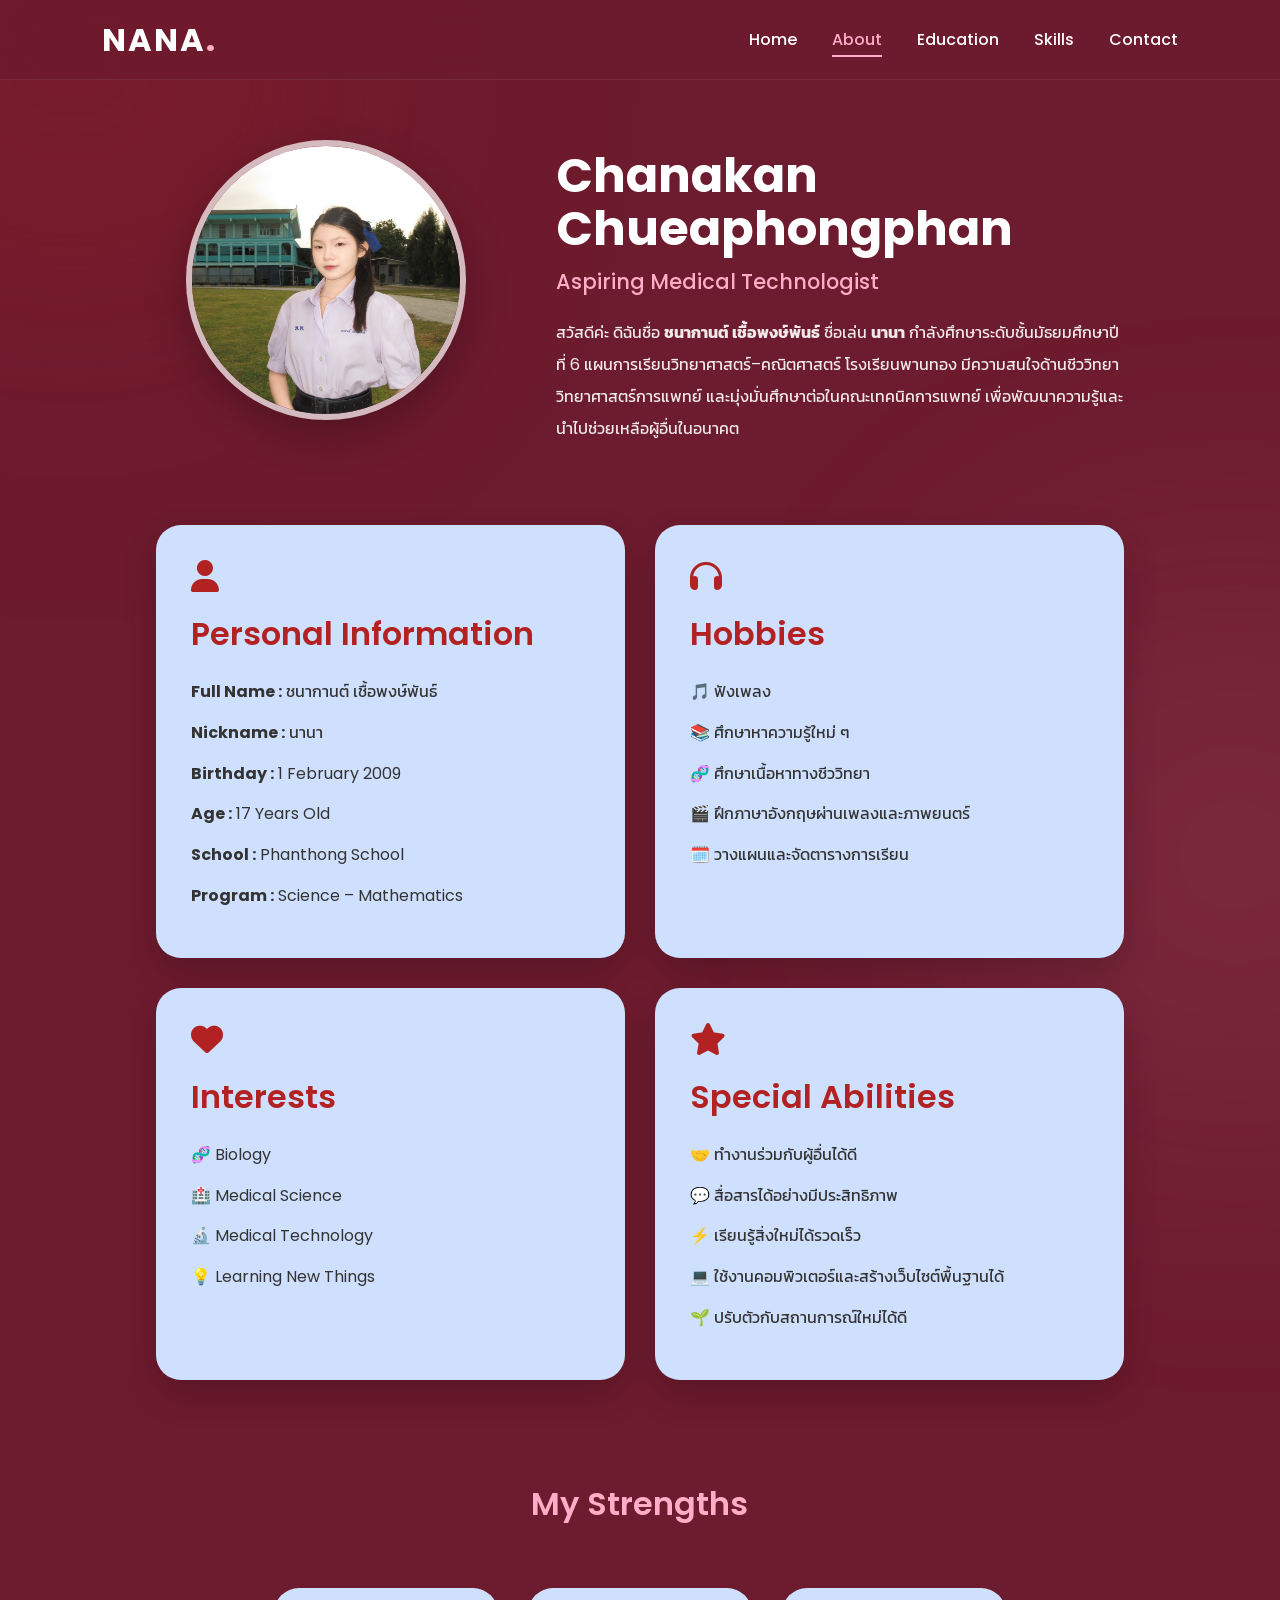
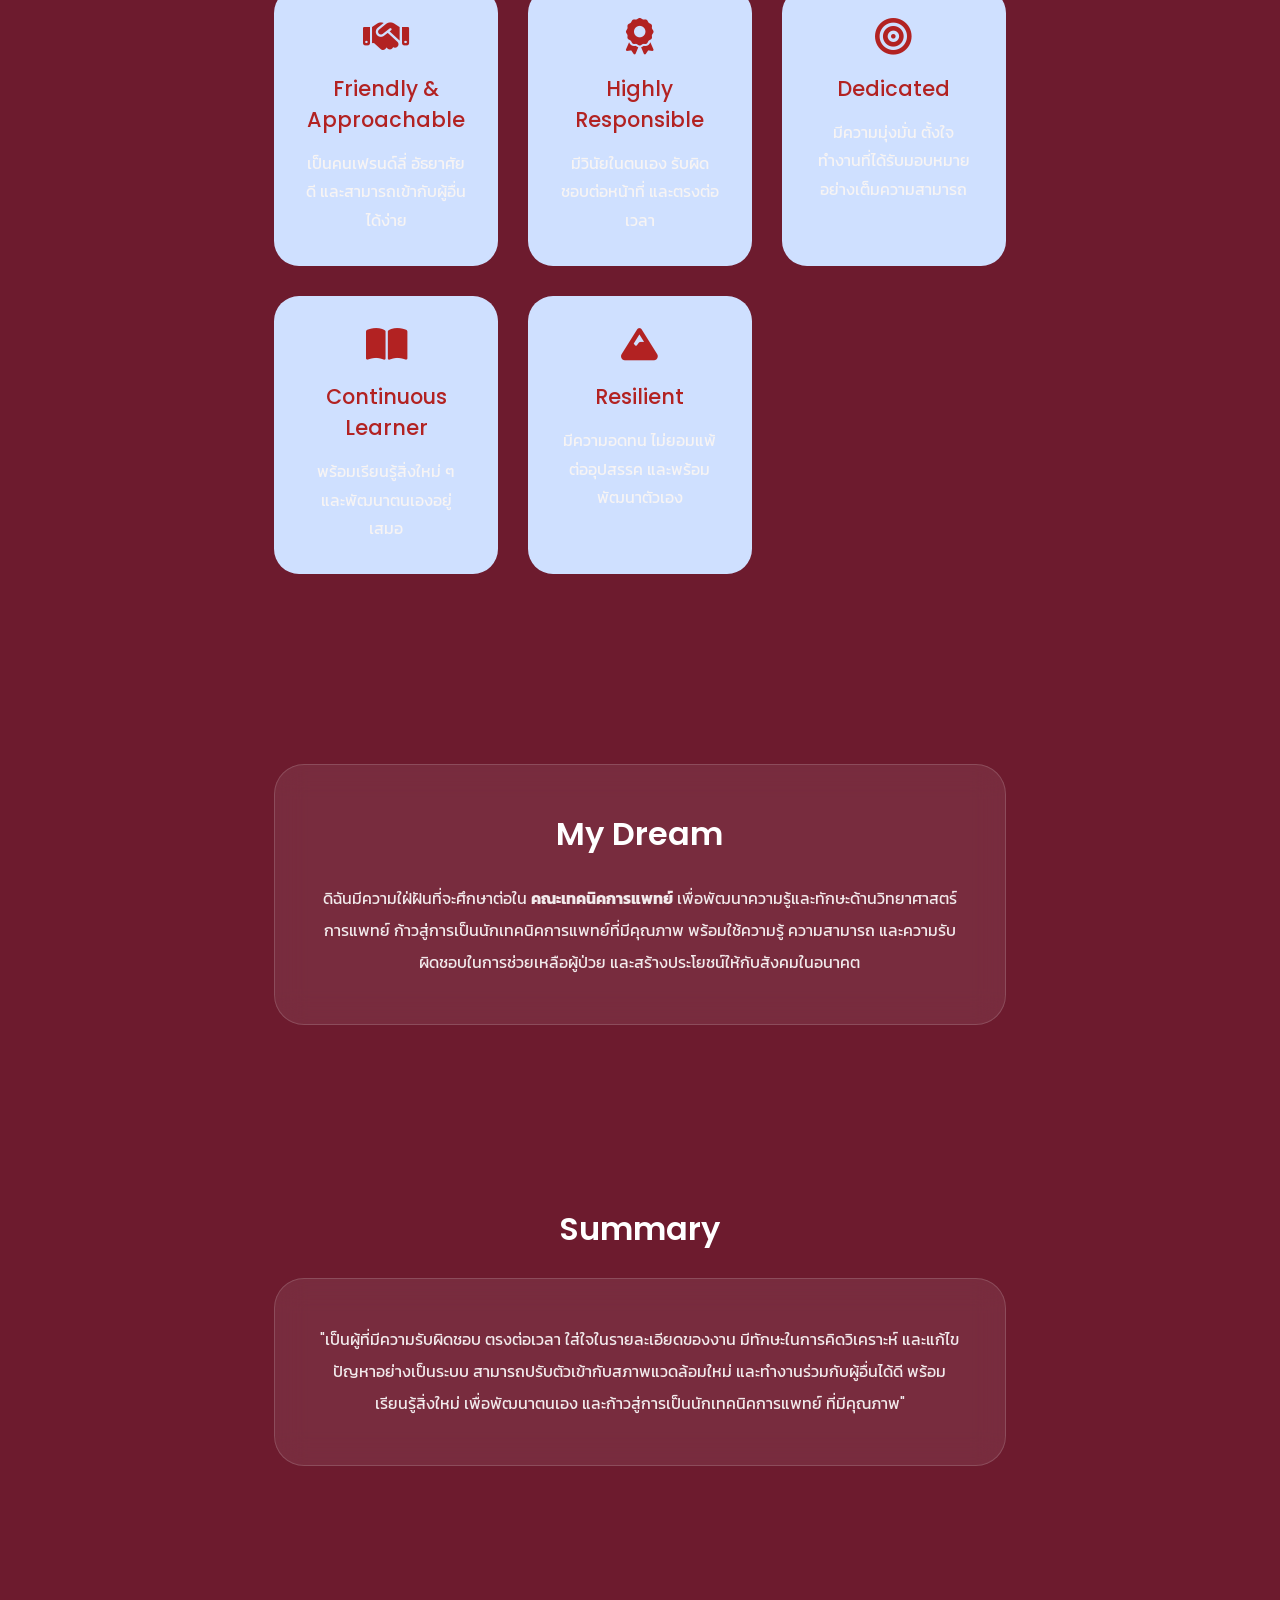
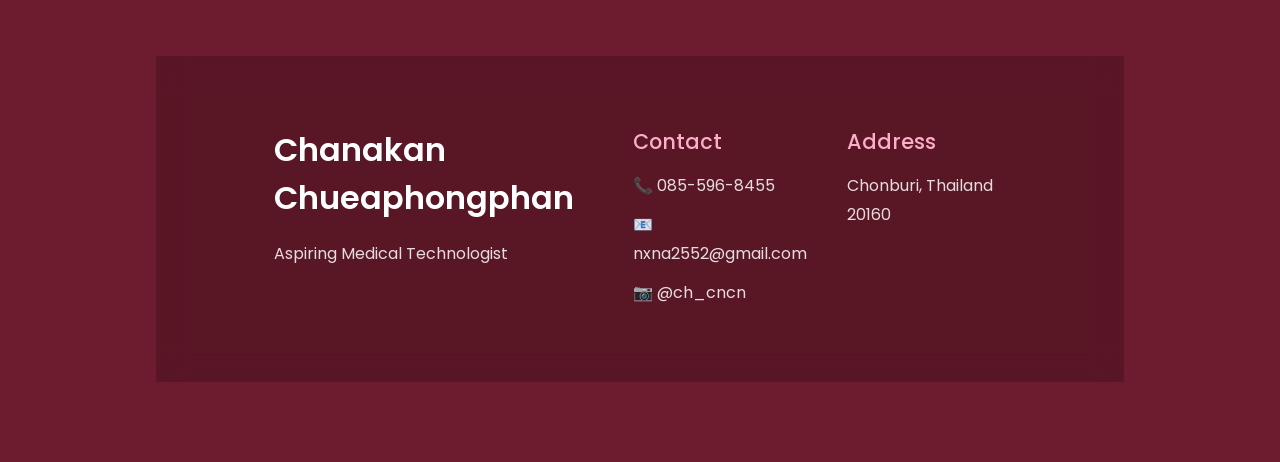
<file: about.html>
<!DOCTYPE html>
<html lang="th">

<head>

<meta charset="UTF-8">

<meta name="viewport"
content="width=device-width, initial-scale=1.0">

<title>About | Chanakan Chueaphongphan</title>

<link rel="preconnect"
href="https://fonts.googleapis.com">

<link rel="preconnect"
href="https://fonts.gstatic.com"
crossorigin>

<link href="https://fonts.googleapis.com/css2?family=Kanit:wght@300;400;500;600;700&display=swap"
rel="stylesheet">

<link rel="stylesheet"
href="https://cdnjs.cloudflare.com/ajax/libs/font-awesome/6.7.2/css/all.min.css">

<link rel="stylesheet"
href="style.css">

</head>

<body>

<header>

<a href="index.html"
class="logo">

NANA<span>.</span>

</a>

<nav>

<ul>

<li><a href="index.html">Home</a></li>

<li><a href="about.html"
class="active">About</a></li>

<li><a href="education.html">Education</a></li>

<li><a href="skills.html">Skills</a></li>

<li><a href="contact.html">Contact</a></li>

</ul>

</nav>

</header>

<section class="about-page">

<div class="container">

<div class="about-top">

<div class="about-image">

<img src="images/MEITU_20260718_194847709.jpg".jpg"
alt="Profile">

</div>

<div class="about-intro">

<h1>

Chanakan
Chueaphongphan

</h1>

<h3>

Aspiring Medical Technologist

</h3>

<p>

สวัสดีค่ะ ดิฉันชื่อ
<strong>ชนากานต์ เชื้อพงษ์พันธ์</strong>
ชื่อเล่น <strong>นานา</strong>
กำลังศึกษาระดับชั้นมัธยมศึกษาปีที่ 6
แผนการเรียนวิทยาศาสตร์–คณิตศาสตร์
โรงเรียนพานทอง
มีความสนใจด้านชีววิทยา
วิทยาศาสตร์การแพทย์
และมุ่งมั่นศึกษาต่อในคณะเทคนิคการแพทย์
เพื่อพัฒนาความรู้และนำไปช่วยเหลือผู้อื่นในอนาคต

</p>

</div>

</div>
<!-- =========================================
        PERSONAL INFORMATION
========================================= -->

<div class="about-grid">

    <!-- Personal Information -->
    <div class="about-card">

        <i class="fa-solid fa-user"></i>

        <h2>Personal Information</h2>

        <ul>

            <li><strong>Full Name :</strong> ชนากานต์ เชื้อพงษ์พันธ์</li>

            <li><strong>Nickname :</strong> นานา</li>

            <li><strong>Birthday :</strong> 1 February 2009</li>

            <li><strong>Age :</strong> 17 Years Old</li>

            <li><strong>School :</strong> Phanthong School</li>

            <li><strong>Program :</strong> Science – Mathematics</li>

        </ul>

    </div>

    <!-- Hobby -->
    <div class="about-card">

        <i class="fa-solid fa-headphones"></i>

        <h2>Hobbies</h2>

        <ul>

            <li>🎵 ฟังเพลง</li>

            <li>📚 ศึกษาหาความรู้ใหม่ ๆ</li>

            <li>🧬 ศึกษาเนื้อหาทางชีววิทยา</li>

            <li>🎬 ฝึกภาษาอังกฤษผ่านเพลงและภาพยนตร์</li>

            <li>🗓️ วางแผนและจัดตารางการเรียน</li>

        </ul>

    </div>

    <!-- Interest -->
    <div class="about-card">

        <i class="fa-solid fa-heart"></i>

        <h2>Interests</h2>

        <ul>

            <li>🧬 Biology</li>

            <li>🏥 Medical Science</li>

            <li>🔬 Medical Technology</li>

            <li>💡 Learning New Things</li>

        </ul>

    </div>

    <!-- Special Abilities -->
    <div class="about-card">

        <i class="fa-solid fa-star"></i>

        <h2>Special Abilities</h2>

        <ul>

            <li>🤝 ทำงานร่วมกับผู้อื่นได้ดี</li>

            <li>💬 สื่อสารได้อย่างมีประสิทธิภาพ</li>

            <li>⚡ เรียนรู้สิ่งใหม่ได้รวดเร็ว</li>

            <li>💻 ใช้งานคอมพิวเตอร์และสร้างเว็บไซต์พื้นฐานได้</li>

            <li>🌱 ปรับตัวกับสถานการณ์ใหม่ได้ดี</li>

        </ul>

    </div>

</div>
<!-- =========================================
                MY STRENGTHS
========================================= -->

<section class="strength-section">

    <div class="container">

        <h2 class="section-title">My Strengths</h2>

        <div class="strength-grid">

            <div class="strength-card">
                <i class="fa-solid fa-handshake"></i>
                <h3>Friendly & Approachable</h3>
                <p>
                    เป็นคนเฟรนด์ลี่ อัธยาศัยดี
                    และสามารถเข้ากับผู้อื่นได้ง่าย
                </p>
            </div>

            <div class="strength-card">
                <i class="fa-solid fa-award"></i>
                <h3>Highly Responsible</h3>
                <p>
                    มีวินัยในตนเอง
                    รับผิดชอบต่อหน้าที่
                    และตรงต่อเวลา
                </p>
            </div>

            <div class="strength-card">
                <i class="fa-solid fa-bullseye"></i>
                <h3>Dedicated</h3>
                <p>
                    มีความมุ่งมั่น
                    ตั้งใจทำงานที่ได้รับมอบหมาย
                    อย่างเต็มความสามารถ
                </p>
            </div>

            <div class="strength-card">
                <i class="fa-solid fa-book-open"></i>
                <h3>Continuous Learner</h3>
                <p>
                    พร้อมเรียนรู้สิ่งใหม่ ๆ
                    และพัฒนาตนเองอยู่เสมอ
                </p>
            </div>

            <div class="strength-card">
                <i class="fa-solid fa-mountain"></i>
                <h3>Resilient</h3>
                <p>
                    มีความอดทน
                    ไม่ยอมแพ้ต่ออุปสรรค
                    และพร้อมพัฒนาตัวเอง
                </p>
            </div>

        </div>

    </div>

</section>

<!-- =========================================
                MY DREAM
========================================= -->

<section class="dream-section">

    <div class="container">

        <div class="dream-box">

            <h2>My Dream</h2>

            <p>

                ดิฉันมีความใฝ่ฝันที่จะศึกษาต่อใน
                <strong>คณะเทคนิคการแพทย์</strong>
                เพื่อพัฒนาความรู้และทักษะด้านวิทยาศาสตร์การแพทย์
                ก้าวสู่การเป็นนักเทคนิคการแพทย์ที่มีคุณภาพ
                พร้อมใช้ความรู้ ความสามารถ
                และความรับผิดชอบในการช่วยเหลือผู้ป่วย
                และสร้างประโยชน์ให้กับสังคมในอนาคต

            </p>

        </div>

    </div>

</section>

<!-- =========================================
                SUMMARY
========================================= -->

<section class="summary-section">

    <div class="container">

        <h2 class="section-title">

            Summary

        </h2>

        <div class="summary-box">

            <p>

                "เป็นผู้ที่มีความรับผิดชอบ ตรงต่อเวลา
                ใส่ใจในรายละเอียดของงาน
                มีทักษะในการคิดวิเคราะห์
                และแก้ไขปัญหาอย่างเป็นระบบ
                สามารถปรับตัวเข้ากับสภาพแวดล้อมใหม่
                และทำงานร่วมกับผู้อื่นได้ดี
                พร้อมเรียนรู้สิ่งใหม่
                เพื่อพัฒนาตนเอง
                และก้าวสู่การเป็นนักเทคนิคการแพทย์
                ที่มีคุณภาพ"

            </p>

        </div>

    </div>

</section>

<!-- =========================================
                FOOTER
========================================= -->

<footer class="footer">

    <div class="container">

        <div class="footer-content">

            <div class="footer-box">

                <h2>Chanakan Chueaphongphan</h2>

                <p>

                    Aspiring Medical Technologist

                </p>

            </div>

            <div class="footer-box">

                <h3>Contact</h3>

                <p>📞 085-596-8455</p>

                <p>📧 nxna2552@gmail.com</p>

                <p>📷 @ch_cncn</p>

            </div>

            <div class="footer-box">

                <h3>Address</h3>

                <p>

                    Chonburi, Thailand 20160

                </p>

            </div>

        </div>

    </div>

</footer>

</body>

</html>
</file>
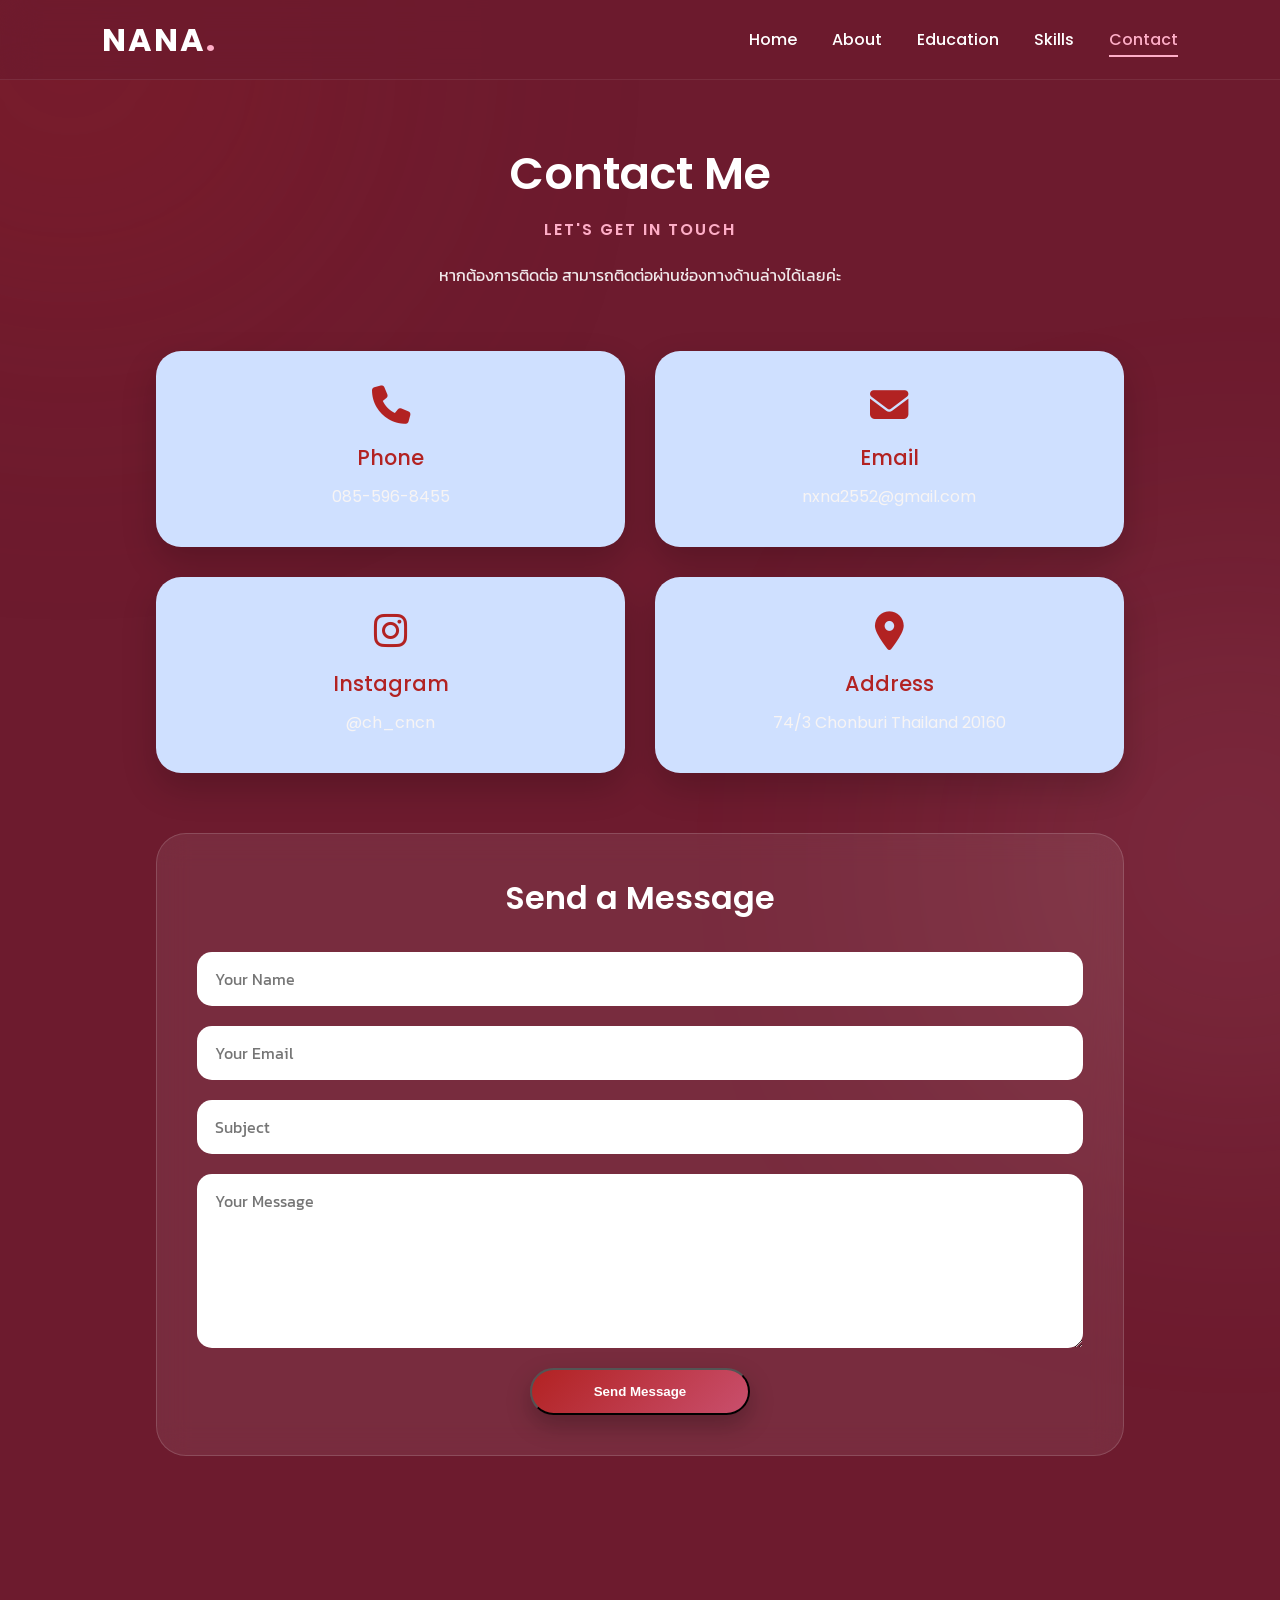
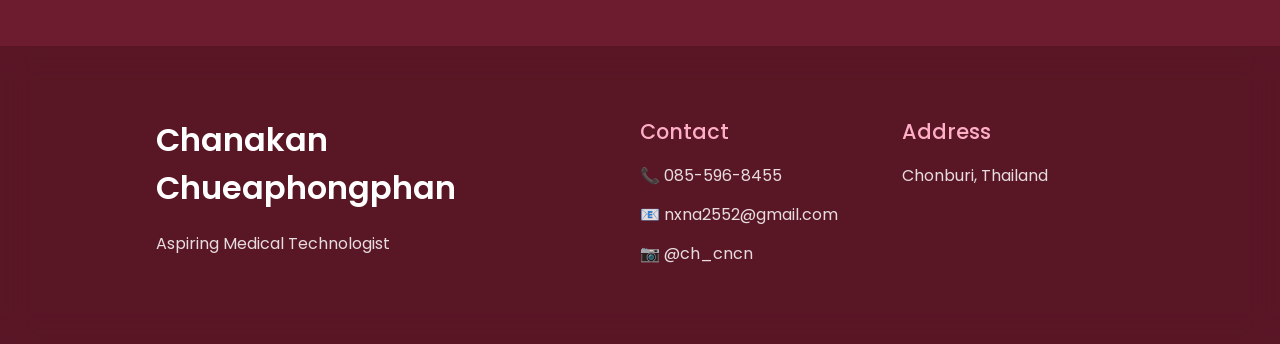
<file: contact.html>
<!DOCTYPE html>
<html lang="th">

<head>

<meta charset="UTF-8">

<meta name="viewport" content="width=device-width, initial-scale=1.0">

<title>Contact | Chanakan Chueaphongphan</title>

<link rel="preconnect" href="https://fonts.googleapis.com">

<link rel="preconnect" href="https://fonts.gstatic.com" crossorigin>

<link href="https://fonts.googleapis.com/css2?family=Kanit:wght@300;400;500;600;700&display=swap"
rel="stylesheet">

<link rel="stylesheet"
href="https://cdnjs.cloudflare.com/ajax/libs/font-awesome/6.7.2/css/all.min.css">

<link rel="stylesheet"
href="style.css">

</head>

<body>

<header>

<a href="index.html" class="logo">

NANA<span>.</span>

</a>

<nav>

<ul>

<li><a href="index.html">Home</a></li>

<li><a href="about.html">About</a></li>

<li><a href="education.html">Education</a></li>

<li><a href="skills.html">Skills</a></li>

<li><a href="contact.html" class="active">Contact</a></li>

</ul>

</nav>

</header>

<section class="contact-page">

<div class="container">

<div class="section-title">

<h2>Contact Me</h2>

<span>Let's Get In Touch</span>

<p>

หากต้องการติดต่อ สามารถติดต่อผ่านช่องทางด้านล่างได้เลยค่ะ

</p>

</div>

<div class="contact-grid">

<div class="contact-card">

<i class="fa-solid fa-phone"></i>

<h3>Phone</h3>

<p>085-596-8455</p>

</div>

<div class="contact-card">

<i class="fa-solid fa-envelope"></i>

<h3>Email</h3>

<p>

nxna2552@gmail.com

</p>

</div>

<div class="contact-card">

<i class="fa-brands fa-instagram"></i>

<h3>Instagram</h3>

<p>

@ch_cncn

</p>

</div>

<div class="contact-card">

<i class="fa-solid fa-location-dot"></i>

<h3>Address</h3>

<p>

74/3 Chonburi

Thailand 20160

</p>

</div>

</div>

<!-- Contact Form -->

<div class="contact-form">

<h2>

Send a Message

</h2>

<form>

<input
type="text"
placeholder="Your Name">

<input
type="email"
placeholder="Your Email">

<input
type="text"
placeholder="Subject">

<textarea
rows="6"
placeholder="Your Message"></textarea>

<button
type="submit"
class="btn">

Send Message

</button>

</form>

</div>

</div>

</section>

<footer class="footer">

<div class="container">

<div class="footer-content">

<div class="footer-box">

<h2>

Chanakan Chueaphongphan

</h2>

<p>

Aspiring Medical Technologist

</p>

</div>

<div class="footer-box">

<h3>

Contact

</h3>

<p>📞 085-596-8455</p>

<p>📧 nxna2552@gmail.com</p>

<p>📷 @ch_cncn</p>

</div>

<div class="footer-box">

<h3>

Address

</h3>

<p>

Chonburi, Thailand

</p>

</div>

</div>

</div>

</footer>

</body>

</html>
</file>
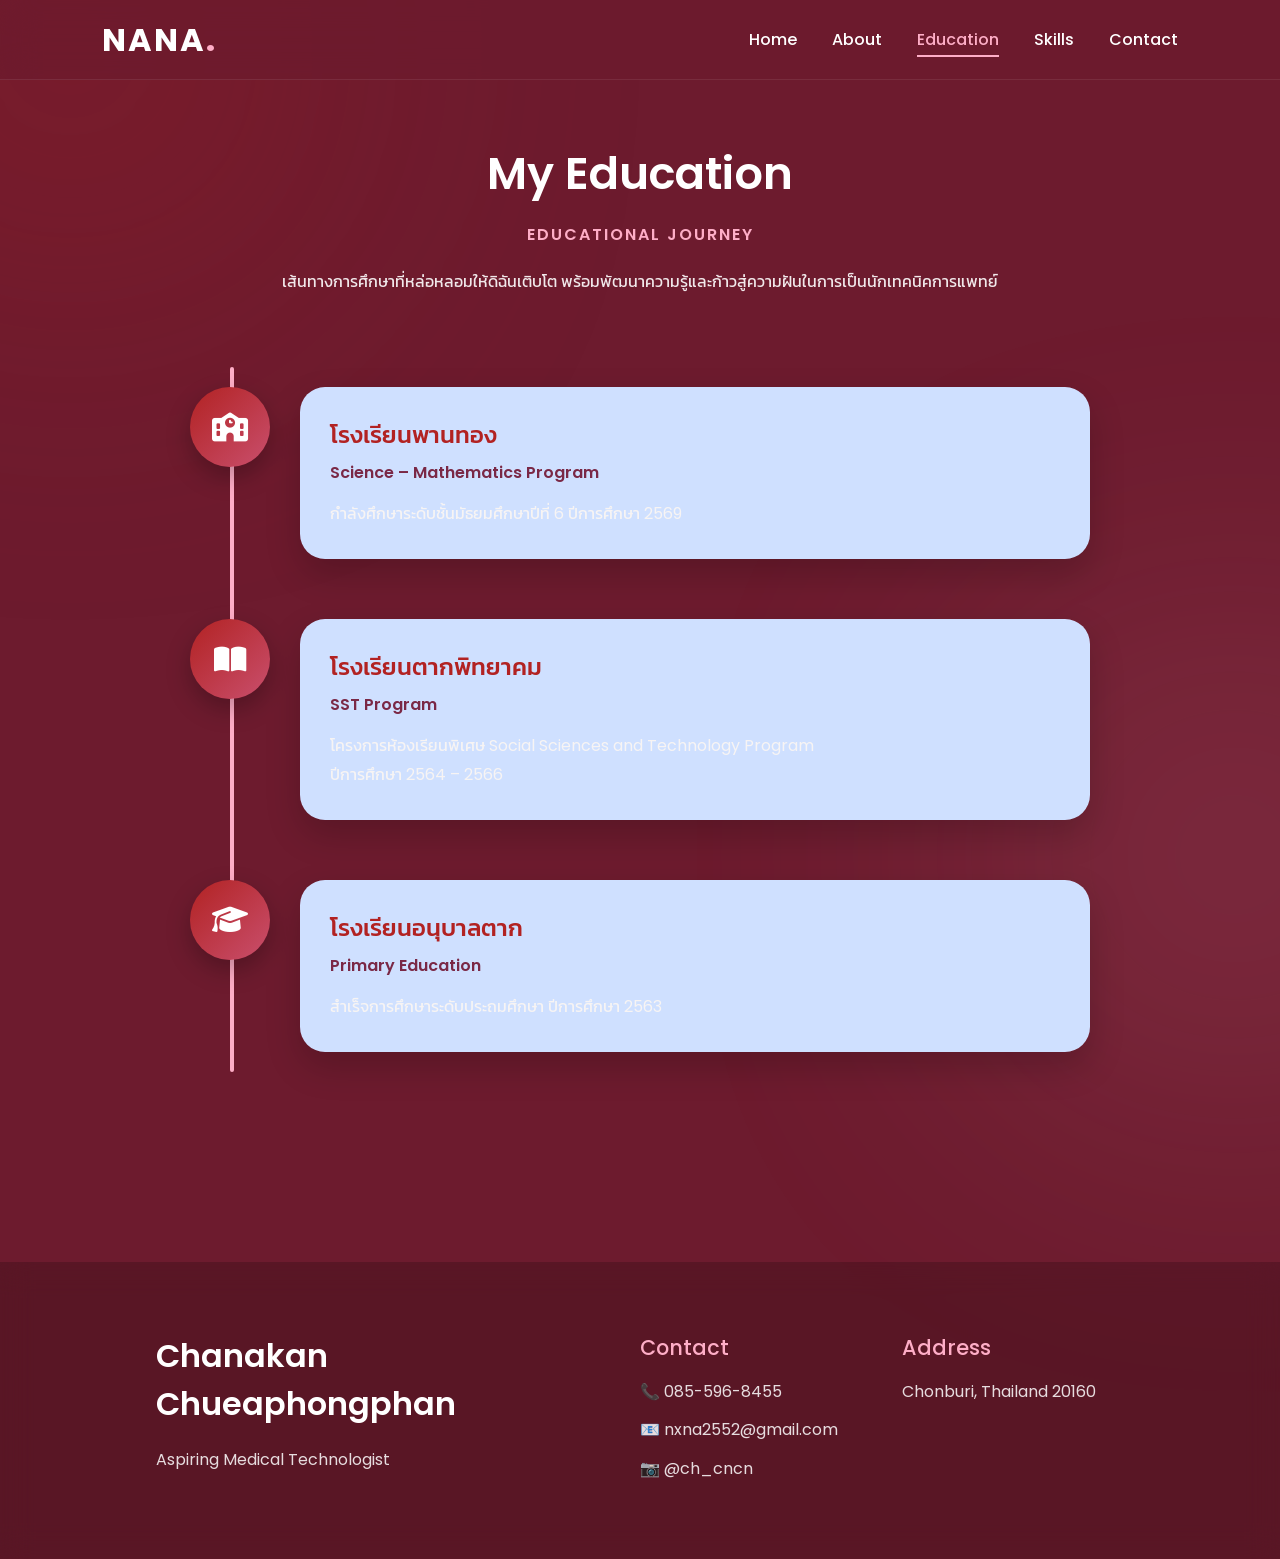
<file: education.html>
<!DOCTYPE html>
<html lang="th">

<head>
    <meta charset="UTF-8">
    <meta name="viewport" content="width=device-width, initial-scale=1.0">
    <title>Education | Chanakan Chueaphongphan</title>

    <link rel="preconnect" href="https://fonts.googleapis.com">
    <link rel="preconnect" href="https://fonts.gstatic.com" crossorigin>

    <link href="https://fonts.googleapis.com/css2?family=Kanit:wght@300;400;500;600;700&display=swap" rel="stylesheet">

    <link rel="stylesheet"
        href="https://cdnjs.cloudflare.com/ajax/libs/font-awesome/6.7.2/css/all.min.css">

    <link rel="stylesheet" href="style.css">
</head>

<body>

<header>

    <a href="index.html" class="logo">
        NANA<span>.</span>
    </a>

    <nav>
        <ul>
            <li><a href="index.html">Home</a></li>
            <li><a href="about.html">About</a></li>
            <li><a href="education.html" class="active">Education</a></li>
            <li><a href="skills.html">Skills</a></li>
            <li><a href="contact.html">Contact</a></li>
        </ul>
    </nav>

</header>

<!-- ==============================
        EDUCATION
================================ -->

<section class="education-page">

    <div class="container">

        <div class="section-title">

            <h2>My Education</h2>

            <span>Educational Journey</span>

            <p>
                เส้นทางการศึกษาที่หล่อหลอมให้ดิฉันเติบโต
                พร้อมพัฒนาความรู้และก้าวสู่ความฝันในการเป็นนักเทคนิคการแพทย์
            </p>

        </div>

        <div class="timeline">

            <!-- มัธยมปลาย -->
            <div class="timeline-item">

                <div class="timeline-icon">
                    <i class="fa-solid fa-school"></i>
                </div>

                <div class="timeline-content">

                    <h3>โรงเรียนพานทอง</h3>

                    <h4>Science – Mathematics Program</h4>

                    <p>
                        กำลังศึกษาระดับชั้นมัธยมศึกษาปีที่ 6
                        ปีการศึกษา 2569
                    </p>

                </div>

            </div>

            <!-- มัธยมต้น -->
            <div class="timeline-item">

                <div class="timeline-icon">
                    <i class="fa-solid fa-book-open"></i>
                </div>

                <div class="timeline-content">

                    <h3>โรงเรียนตากพิทยาคม</h3>

                    <h4>SST Program</h4>

                    <p>
                        โครงการห้องเรียนพิเศษ
                        Social Sciences and Technology Program
                        <br>
                        ปีการศึกษา 2564 – 2566
                    </p>

                </div>

            </div>

            <!-- ประถม -->
            <div class="timeline-item">

                <div class="timeline-icon">
                    <i class="fa-solid fa-graduation-cap"></i>
                </div>

                <div class="timeline-content">

                    <h3>โรงเรียนอนุบาลตาก</h3>

                    <h4>Primary Education</h4>

                    <p>
                        สำเร็จการศึกษาระดับประถมศึกษา
                        ปีการศึกษา 2563
                    </p>

                </div>

            </div>

        </div>

    </div>

</section>

<footer class="footer">

    <div class="container">

        <div class="footer-content">

            <div class="footer-box">
                <h2>Chanakan Chueaphongphan</h2>
                <p>Aspiring Medical Technologist</p>
            </div>

            <div class="footer-box">
                <h3>Contact</h3>
                <p>📞 085-596-8455</p>
                <p>📧 nxna2552@gmail.com</p>
                <p>📷 @ch_cncn</p>
            </div>

            <div class="footer-box">
                <h3>Address</h3>
                <p>Chonburi, Thailand 20160</p>
            </div>

        </div>

    </div>

</footer>

</body>
</html>
</file>
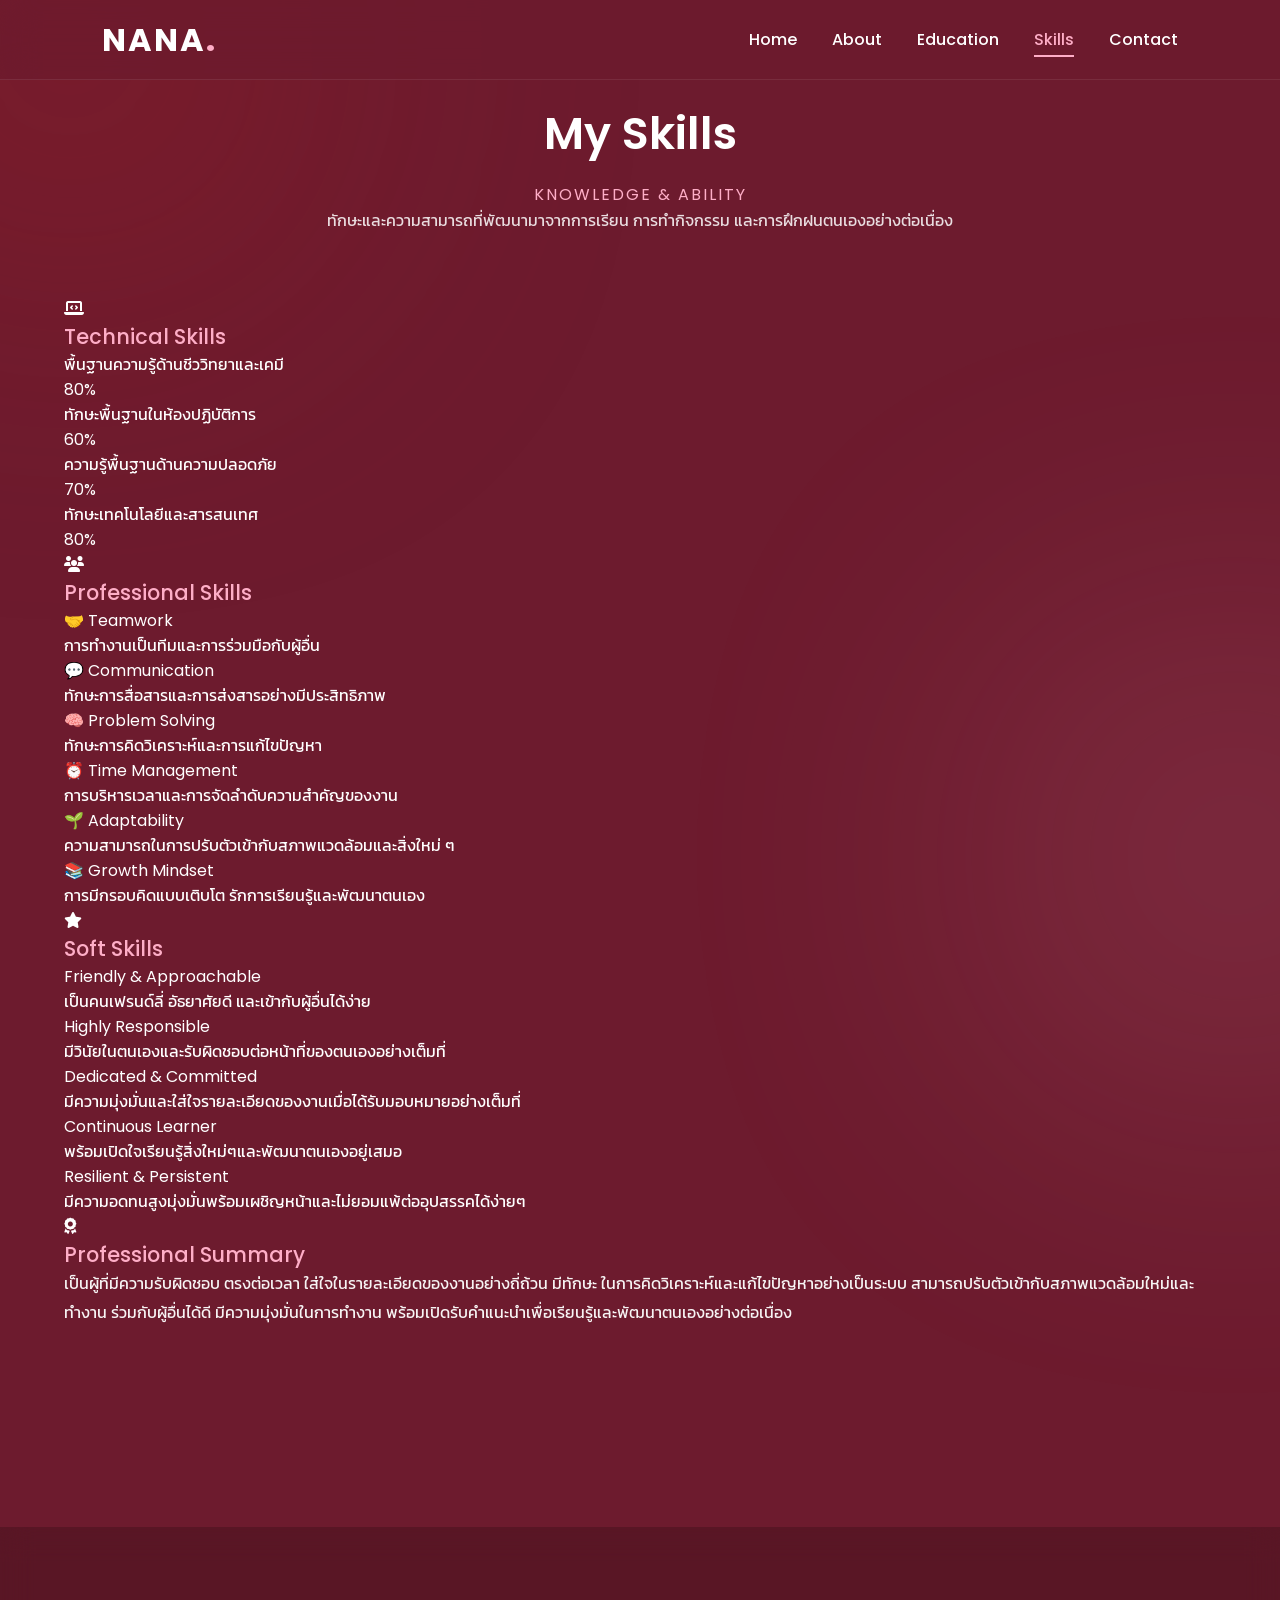
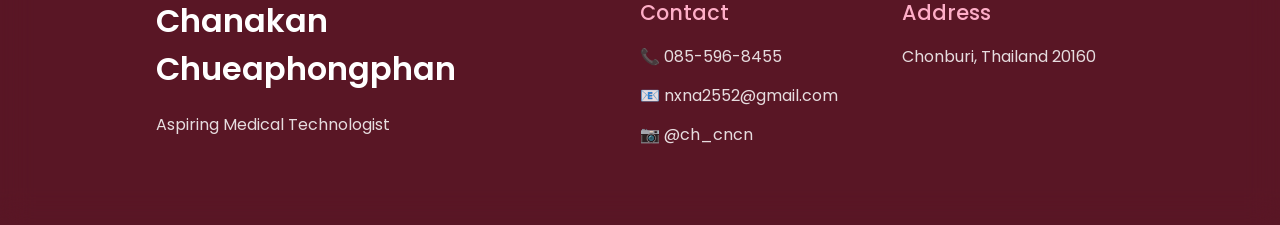
<file: skills.html>
<!DOCTYPE html>
<html lang="th">

<head>

    <meta charset="UTF-8">

    <meta name="viewport" content="width=device-width, initial-scale=1.0">

    <title>Skills | Chanakan Chueaphongphan</title>

    <link rel="preconnect" href="https://fonts.googleapis.com">

    <link rel="preconnect" href="https://fonts.gstatic.com" crossorigin>

    <link href="https://fonts.googleapis.com/css2?family=Kanit:wght@300;400;500;600;700&display=swap" rel="stylesheet">

    <link rel="stylesheet"
    href="https://cdnjs.cloudflare.com/ajax/libs/font-awesome/6.7.2/css/all.min.css">

    <link rel="stylesheet" href="style.css">

</head>

<body>

<header>

<a href="index.html" class="logo">

NANA<span>.</span>

</a>

<nav>

<ul>

<li><a href="index.html">Home</a></li>

<li><a href="about.html">About</a></li>

<li><a href="education.html">Education</a></li>

<li><a href="skills.html" class="active">Skills</a></li>

<li><a href="contact.html">Contact</a></li>

</ul>

</nav>

</header>

<section class="skills-page">

<div class="container">

<div class="section-title">

<h2>My Skills</h2>

<span>Knowledge & Ability</span>

<p>

ทักษะและความสามารถที่พัฒนามาจากการเรียน
การทำกิจกรรม และการฝึกฝนตนเองอย่างต่อเนื่อง

</p>

</div>

<div class="skills-grid">

<!-- Technical -->

<div class="skill-card">

<i class="fa-solid fa-laptop-code"></i>

<h3>Technical Skills</h3>

<div class="skill-item">

<span>พื้นฐานความรู้ด้านชีววิทยาและเคมี</span>

<div class="progress">

<div class="progress-bar" style="width:80%;">

80%

</div>

</div>

</div>

<div class="skill-item">

<span>ทักษะพื้นฐานในห้องปฏิบัติการ</span>

<div class="progress">

<div class="progress-bar" style="width:60%;">

60%

</div>

</div>

</div>

<div class="skill-item">

<span>ความรู้พื้นฐานด้านความปลอดภัย</span>

<div class="progress">

<div class="progress-bar" style="width:70%;">

70%

</div>

</div>

</div>

<div class="skill-item">

<span>ทักษะเทคโนโลยีและสารสนเทศ</span>

<div class="progress">

<div class="progress-bar" style="width:80%;">

80%

</div>

</div>

</div>

</div>

<!-- Professionl Skills -->

<div class="skill-card">

<i class="fa-solid fa-users"></i>

<h3>Professional Skills</h3>

<ul>

<li>🤝 Teamwork</li>
<li></li>การทำงานเป็นทีมและการร่วมมือกับผู้อื่น</li>
<li>💬 Communication</li>
<li>ทักษะการสื่อสารและการส่งสารอย่างมีประสิทธิภาพ</li>
<li>🧠 Problem Solving</li>
<li>ทักษะการคิดวิเคราะห์และการแก้ไขปัญหา</li>
<li>⏰ Time Management</li>
<li>การบริหารเวลาและการจัดลำดับความสำคัญของงาน</li>
<li>🌱 Adaptability</li>
<li>ความสามารถในการปรับตัวเข้ากับสภาพแวดล้อมและสิ่งใหม่ ๆ</li>
<li>📚 Growth Mindset</li>
<li>การมีกรอบคิดแบบเติบโต รักการเรียนรู้และพัฒนาตนเอง</li>
</ul>

</div>

<!-- Soft Skills -->

<div class="skill-card">

<i class="fa-solid fa-star"></i>

<h3>Soft Skills</h3>

<ul>

<li>Friendly & Approachable</li>
<li>เป็นคนเฟรนด์ลี่ อัธยาศัยดี และเข้ากับผู้อื่นได้ง่าย</li>
<li>Highly Responsible</li>
<li>มีวินัยในตนเองและรับผิดชอบต่อหน้าที่ของตนเองอย่างเต็มที่</li>
<li>Dedicated & Committed</li>
<li>มีความมุ่งมั่นและใส่ใจรายละเอียดของงานเมื่อได้รับมอบหมายอย่างเต็มที่</li>
<li>Continuous Learner</li>
<li>พร้อมเปิดใจเรียนรู้สิ่งใหม่ๆและพัฒนาตนเองอยู่เสมอ</li>
<li>Resilient & Persistent</li>
<li>มีความอดทนสูงมุ่งมั่นพร้อมเผชิญหน้าและไม่ยอมแพ้ต่ออุปสรรคได้ง่ายๆ</li>
</ul>

</div>

<!-- Summary -->

<div class="skill-card">

<i class="fa-solid fa-award"></i>

<h3>Professional Summary</h3>

<p>

เป็นผู้ที่มีความรับผิดชอบ
ตรงต่อเวลา ใส่ใจในรายละเอียดของงานอย่างถี่ถ้วน มีทักษะ
ในการคิดวิเคราะห์และแก้ไขปัญหาอย่างเป็นระบบ สามารถปรับตัวเข้ากับสภาพแวดล้อมใหม่และทำงาน
ร่วมกับผู้อื่นได้ดี มีความมุ่งมั่นในการทำงาน พร้อมเปิดรับคำแนะนำเพื่อเรียนรู้และพัฒนาตนเองอย่างต่อเนื่อง

</p>

</div>

</div>

</div>

</section>

<footer class="footer">

<div class="container">

<div class="footer-content">

<div class="footer-box">

<h2>Chanakan Chueaphongphan</h2>

<p>

Aspiring Medical Technologist

</p>

</div>

<div class="footer-box">

<h3>Contact</h3>

<p>📞 085-596-8455</p>

<p>📧 nxna2552@gmail.com</p>

<p>📷 @ch_cncn</p>

</div>

<div class="footer-box">

<h3>Address</h3>

<p>

Chonburi, Thailand 20160

</p>

</div>

</div>

</div>

</footer>

</body>

</html>
</file>
<file: style.css>
/* ==========================================================
   Portfolio Website
   Author : Chanakan Chueaphongphan
   Theme  : Elegant Medical Portfolio
   Version: Final
========================================================== */

/* ===============================
   GOOGLE FONT
================================*/

@import url('https://fonts.googleapis.com/css2?family=Kanit:wght@300;400;500;600;700&family=Poppins:wght@300;400;500;600;700&display=swap');

/* ===============================
   ROOT COLOR
================================*/

:root{

    --bg:#6D1B2E;

    --heading:#FFFFFF;

    --sub:#FEAEC7;

    --button:#B22222;

    --hover:#C94F6D;

    --card:#CFE0FF;

    --text:#333333;

    --white:#FFFFFF;

    --shadow:0 15px 40px rgba(0,0,0,.18);

    --radius:20px;

    --transition:.35s;

}

/* ===============================
   RESET
================================*/

*{

    margin:0;

    padding:0;

    box-sizing:border-box;

}

html{

    scroll-behavior:smooth;

}

body{

    font-family:'Poppins','Kanit',sans-serif;

    background:var(--bg);

    color:var(--white);

    overflow-x:hidden;

    position:relative;

}

/* ===============================
   GLOBAL
================================*/

.container{

    width:min(1200px,90%);

    margin:auto;

}

section{

    padding:100px 0;

}

a{

    text-decoration:none;

}

ul{

    list-style:none;

}

img{

    display:block;

    width:100%;

}

/* ===============================
   TEXT
================================*/

h1{

    color:var(--heading);

    font-size:4rem;

    line-height:1.1;

    font-weight:700;

}

h2{

    color:var(--sub);

    font-size:2rem;

    font-weight:600;

}

h3{

    color:var(--sub);

    font-size:1.3rem;

    font-weight:500;

}

p{

    color:#F7F4F4;

    line-height:1.8;

    font-size:1rem;

}

/* ===============================
   SCROLLBAR
================================*/

::-webkit-scrollbar{

    width:10px;

}

::-webkit-scrollbar-track{

    background:#f5f5f5;

}

::-webkit-scrollbar-thumb{

    background:var(--hover);

    border-radius:100px;

}

::-webkit-scrollbar-thumb:hover{

    background:#B22222;

}

/* ===============================
   BACKGROUND EFFECT
================================*/

body::before{

    content:"";

    position:fixed;

    width:500px;

    height:500px;

    background:#B22222;

    border-radius:50%;

    top:-200px;

    left:-180px;

    filter:blur(150px);

    opacity:.25;

    z-index:-10;

}

body::after{

    content:"";

    position:fixed;

    width:450px;

    height:450px;

    background:#FEAEC7;

    border-radius:50%;

    right:-180px;

    bottom:-180px;

    filter:blur(160px);

    opacity:.18;

    z-index:-10;

}

/* ===============================
   LOADER
================================*/

    position:fixed;

    inset:0;

    background:#6D1B2E;

    display:flex;

    justify-content:center;

    align-items:center;

    z-index:99999;

    transition:.6s;

}

.loader.hidden{

    opacity:0;

    visibility:hidden;

}

.heart{

    width:65px;

    height:65px;

    background:#FEAEC7;

    position:relative;

    transform:rotate(45deg);

    animation:beat 1s infinite;

}

.heart::before,

.heart::after{

    content:"";

    width:65px;

    height:65px;

    background:#FEAEC7;

    position:absolute;

    border-radius:50%;

}

.heart::before{

    top:-32px;

}

.heart::after{

    left:-32px;

}

@keyframes beat{

    0%{

        transform:rotate(45deg) scale(1);

    }

    50%{

        transform:rotate(45deg) scale(1.15);

    }

    100%{

        transform:rotate(45deg) scale(1);

    }

}

/* ===============================
   CURSOR GLOW
================================*/

.cursor-glow{

    position:fixed;

    width:220px;

    height:220px;

    border-radius:50%;

    background:rgba(254,174,199,.08);

    filter:blur(70px);

    pointer-events:none;

    transform:translate(-50%,-50%);

    z-index:-1;

}

/* ==========================================
              HEADER
========================================== */

header{

    position:fixed;

    top:0;

    left:0;

    width:100%;

    height:80px;

    display:flex;

    justify-content:space-between;

    align-items:center;

    padding:0 8%;

    background:rgba(109,27,46,.75);

    backdrop-filter:blur(18px);

    -webkit-backdrop-filter:blur(18px);

    border-bottom:1px solid rgba(255,255,255,.08);

    z-index:1000;

    transition:.4s;

}

header.scrolled{

    height:72px;

    background:rgba(109,27,46,.95);

    box-shadow:0 8px 25px rgba(0,0,0,.25);

}

/* ==========================================
                LOGO
========================================== */

.logo{

    font-size:2rem;

    font-weight:700;

    color:var(--white);

    letter-spacing:2px;

    transition:var(--transition);

}

.logo span{

    color:var(--sub);

}

.logo:hover{

    transform:scale(1.05);

}

/* ==========================================
                NAVBAR
========================================== */

nav ul{

    display:flex;

    align-items:center;

    gap:35px;

}

nav ul li{

    position:relative;

}

nav ul li a{

    color:var(--white);

    font-size:1rem;

    font-weight:500;

    transition:.35s;

    padding:8px 0;

}

nav ul li a:hover{

    color:var(--sub);

}

nav ul li a.active{

    color:var(--sub);

}

/* เส้นใต้เมนู */

nav ul li a::after{

    content:"";

    position:absolute;

    left:0;

    bottom:-5px;

    width:0;

    height:2px;

    background:var(--sub);

    transition:.35s;

}

nav ul li a:hover::after,

nav ul li a.active::after{

    width:100%;

}

/* ==========================================
            HAMBURGER
========================================== */

.menu-btn{

    display:none;

    font-size:1.8rem;

    color:var(--white);

    cursor:pointer;

}

/* ==========================================
              HERO
========================================== */

.hero{

    min-height:100vh;

    display:grid;

    grid-template-columns:1.2fr 1fr;

    align-items:center;

    gap:70px;

    padding:130px 8% 70px;

}

.hero-text span{

    color:var(--sub);

    font-size:1.15rem;

    font-weight:600;

    letter-spacing:1px;

}

.hero-text h1{

    margin:18px 0;

}

.hero-text h2{

    margin-bottom:20px;

}

.hero-text p{

    max-width:600px;

}

/* ==========================================
             BUTTON
========================================== */

.hero-button{

    display:flex;

    gap:18px;

    margin-top:35px;

    flex-wrap:wrap;

}

.btn{

    display:inline-block;

    padding:14px 32px;

    background:linear-gradient(
        135deg,
        var(--button),
        var(--hover)
    );

    color:var(--white);

    border-radius:50px;

    font-weight:600;

    transition:.35s;

    box-shadow:0 10px 25px rgba(0,0,0,.25);

}

.btn:hover{

    transform:translateY(-5px);

    box-shadow:0 18px 35px rgba(0,0,0,.35);

}

.btn-outline{

    background:transparent;

    border:2px solid var(--sub);

}

.btn-outline:hover{

    background:var(--sub);

    color:var(--bg);

}

/* ==========================================
            SOCIAL ICON
========================================== */

.social{

    display:flex;

    gap:18px;

    margin-top:40px;

}

.social a{

    width:48px;

    height:48px;

    display:flex;

    justify-content:center;

    align-items:center;

    background:rgba(255,255,255,.12);

    border-radius:50%;

    color:var(--white);

    transition:.35s;

}

.social a:hover{

    background:var(--sub);

    color:var(--bg);

    transform:translateY(-6px);

}

/* ==========================================
              HERO IMAGE
========================================== */

.hero-image{

    position:relative;

    display:flex;

    justify-content:center;

    align-items:center;

}

.circle{

    position:absolute;

    width:430px;

    height:430px;

    border-radius:50%;

    background:linear-gradient(
        135deg,
        rgba(254,174,199,.35),
        rgba(255,255,255,.08)
    );

    border:2px solid rgba(255,255,255,.15);

    backdrop-filter:blur(10px);

    animation:floatCircle 6s ease-in-out infinite;

}

.hero-image img{

    width:340px;

    height:340px;

    object-fit:cover;

    border-radius:50%;

    border:8px solid rgba(255,255,255,.9);

    box-shadow:var(--shadow);

    position:relative;

    z-index:2;

    animation:floatImage 4s ease-in-out infinite;

    transition:.4s;

}

.hero-image img:hover{

    transform:scale(1.05);

}

/* ==========================================
            FLOAT ANIMATION
========================================== */

@keyframes floatImage{

    0%{

        transform:translateY(0);

    }

    50%{

        transform:translateY(-15px);

    }

    100%{

        transform:translateY(0);

    }

}

@keyframes floatCircle{

    0%{

        transform:translateY(0) rotate(0deg);

    }

    50%{

        transform:translateY(10px) rotate(5deg);

    }

    100%{

        transform:translateY(0) rotate(0deg);

    }

}

/* ==========================================
            HERO STATS
========================================== */

.stats{

    display:grid;

    grid-template-columns:repeat(4,1fr);

    gap:25px;

    margin-top:90px;

}

.stat-card{

    background:rgba(207,224,255,.95);

    color:var(--text);

    border-radius:var(--radius);

    padding:30px;

    text-align:center;

    box-shadow:var(--shadow);

    transition:var(--transition);

}

.stat-card:hover{

    transform:translateY(-10px);

}

.stat-card h2{

    color:var(--button);

    font-size:2.4rem;

    margin-bottom:10px;

}

.stat-card p{

    color:var(--text);

    font-weight:500;

}

/* ==========================================
          ABOUT PREVIEW
========================================== */

.about-preview{

    margin-top:100px;

}

.about-card{

    background:rgba(207,224,255,.96);

    color:var(--text);

    border-radius:var(--radius);

    padding:45px;

    box-shadow:var(--shadow);

    transition:.4s;

}

.about-card:hover{

    transform:translateY(-8px);

}

.about-card h2{

    color:var(--button);

    margin-bottom:20px;

}

.about-card p{

    color:var(--text);

    margin-bottom:25px;

}

/* ==========================================
          INFORMATION GRID
========================================== */

.info-grid{

    display:grid;

    grid-template-columns:repeat(2,1fr);

    gap:18px;

    margin-top:25px;

}

.info-item{

    background:rgba(255,255,255,.75);

    border-radius:15px;

    padding:18px;

    transition:.3s;

}

.info-item:hover{

    transform:translateY(-5px);

    background:#ffffff;

}

.info-item h4{

    color:var(--button);

    margin-bottom:8px;

    font-size:1rem;

}

.info-item p{

    color:var(--text);

    font-size:.95rem;

}

/* ==========================================
          SCROLL INDICATOR
========================================== */

.scroll-down{

    display:flex;

    flex-direction:column;

    align-items:center;

    margin-top:70px;

    color:var(--sub);

    animation:scrollMove 2s infinite;

}

.scroll-down i{

    font-size:1.6rem;

    margin-top:8px;

}

@keyframes scrollMove{

    0%{

        transform:translateY(0);

    }

    50%{

        transform:translateY(10px);

    }

    100%{

        transform:translateY(0);

    }

}

/*==================================================
                HERO IMAGE
==================================================*/

.hero-image{

    position:relative;

    display:flex;

    justify-content:center;

    align-items:center;

}

/* วงกลมด้านหลังรูป */

.circle{

    position:absolute;

    width:430px;

    height:430px;

    border-radius:50%;

    background:linear-gradient(
        135deg,
        rgba(254,174,199,.25),
        rgba(255,255,255,.08)
    );

    border:2px solid rgba(255,255,255,.12);

    animation:circleFloat 8s ease-in-out infinite;

}

/* รูปโปรไฟล์ */

.hero-image img{

    width:350px;

    height:350px;

    object-fit:cover;

    border-radius:50%;

    border:8px solid rgba(255,255,255,.95);

    position:relative;

    z-index:2;

    box-shadow:0 20px 45px rgba(0,0,0,.28);

    animation:profileFloat 5s ease-in-out infinite;

    transition:.4s;

}

.hero-image img:hover{

    transform:scale(1.04);

}

/*==================================================
                FLOAT
==================================================*/

@keyframes profileFloat{

    0%{

        transform:translateY(0);

    }

    50%{

        transform:translateY(-18px);

    }

    100%{

        transform:translateY(0);

    }

}

@keyframes circleFloat{

    0%{

        transform:translateY(0) rotate(0deg);

    }

    50%{

        transform:translateY(10px) rotate(5deg);

    }

    100%{

        transform:translateY(0) rotate(0deg);

    }

}

/*==================================================
                HERO BADGES
==================================================*/

.hero-badges{

    display:flex;

    gap:15px;

    flex-wrap:wrap;

    margin-top:35px;

}

.badge{

    padding:10px 18px;

    border-radius:50px;

    background:rgba(255,255,255,.10);

    border:1px solid rgba(255,255,255,.12);

    color:#fff;

    font-size:.95rem;

    backdrop-filter:blur(10px);

    transition:.35s;

}

.badge:hover{

    background:var(--sub);

    color:var(--bg);

    transform:translateY(-5px);

}

/*==================================================
                HERO CARD
==================================================*/

.hero-card{

    margin-top:45px;

    background:rgba(255,255,255,.08);

    backdrop-filter:blur(18px);

    border:1px solid rgba(255,255,255,.08);

    border-radius:25px;

    padding:28px;

    display:grid;

    grid-template-columns:repeat(3,1fr);

    gap:25px;

}

.hero-card-item{

    text-align:center;

}

.hero-card-item h3{

    color:var(--sub);

    font-size:2rem;

    margin-bottom:8px;

}

.hero-card-item span{

    color:white;

    font-size:.95rem;

}

/*==================================================
                SCROLL
==================================================*/

.scroll-indicator{

    margin-top:70px;

    display:flex;

    flex-direction:column;

    align-items:center;

    color:var(--sub);

    animation:scrollMove 2s infinite;

}

.scroll-indicator i{

    font-size:1.5rem;

    margin-top:8px;

}

@keyframes scrollMove{

    0%{

        transform:translateY(0);

    }

    50%{

        transform:translateY(10px);

    }

    100%{

        transform:translateY(0);

    }

}
/*==================================================
            SECTION SYSTEM
==================================================*/

.section{

    padding:110px 8%;

}

.section-title{

    text-align:center;

    margin-bottom:60px;

}

.section-title h2{

    font-size:2.8rem;

    color:var(--heading);

    margin-bottom:15px;

}

.section-title span{

    color:var(--sub);

    font-size:1rem;

    letter-spacing:2px;

    text-transform:uppercase;

}

.section-title p{

    max-width:700px;

    margin:auto;

    color:rgba(255,255,255,.85);

}

/*==================================================
            GRID SYSTEM
==================================================*/

.grid{

    display:grid;

    gap:30px;

}

.grid-2{

    grid-template-columns:repeat(2,1fr);

}

.grid-3{

    grid-template-columns:repeat(3,1fr);

}

.grid-4{

    grid-template-columns:repeat(4,1fr);

}

/*==================================================
            CARD SYSTEM
==================================================*/

.card{

    background:var(--card);

    color:var(--text);

    padding:30px;

    border-radius:25px;

    box-shadow:0 15px 35px rgba(0,0,0,.15);

    transition:.35s;

    position:relative;

    overflow:hidden;

}

.card:hover{

    transform:translateY(-10px);

}

.card::before{

    content:"";

    position:absolute;

    width:180px;

    height:180px;

    background:rgba(255,255,255,.25);

    border-radius:50%;

    top:-90px;

    right:-90px;

    transition:.4s;

}

.card:hover::before{

    transform:scale(1.2);

}

.card h3{

    color:var(--button);

    margin-bottom:15px;

}

.card p{

    color:var(--text);

}

/*==================================================
            ICON BOX
==================================================*/

.icon-box{

    width:70px;

    height:70px;

    border-radius:20px;

    background:linear-gradient(
        135deg,
        var(--button),
        var(--hover)
    );

    display:flex;

    justify-content:center;

    align-items:center;

    color:#fff;

    font-size:1.8rem;

    margin-bottom:20px;

    transition:.35s;

}

.card:hover .icon-box{

    transform:rotate(-8deg) scale(1.08);

}

/*==================================================
            SUMMARY
==================================================*/

.summary{

    padding:110px 8%;

}

.section-text{

    max-width:900px;

    margin:auto;

    text-align:center;

    line-height:2;

    margin-bottom:55px;

}

.summary-grid{

    display:grid;

    grid-template-columns:repeat(3,1fr);

    gap:30px;

}

.summary-card{

    background:var(--card);

    border-radius:25px;

    padding:35px;

    color:var(--text);

    text-align:center;

    transition:.35s;

    box-shadow:0 15px 35px rgba(0,0,0,.15);

}

.summary-card:hover{

    transform:translateY(-10px);

}

.summary-card i{

    font-size:2.5rem;

    color:var(--button);

    margin-bottom:20px;

}

.summary-card h3{

    color:var(--button);

    margin-bottom:15px;

}

.summary-card p{

    color:var(--text);

}

/*==================================================
            DREAM
==================================================*/

.dream{

    padding:110px 8%;

}

.dream-card{

    background:linear-gradient(

        135deg,

        rgba(255,255,255,.12),

        rgba(255,255,255,.05)

    );

    border:1px solid rgba(255,255,255,.12);

    backdrop-filter:blur(18px);

    border-radius:30px;

    padding:60px;

    text-align:center;

    box-shadow:0 20px 45px rgba(0,0,0,.20);

}

.dream-card h2{

    margin-bottom:25px;

}

.dream-card p{

    max-width:800px;

    margin:auto;

    margin-bottom:35px;

}
/*==================================================
                    FOOTER
==================================================*/

.footer{

    padding:70px 8% 30px;

    background:rgba(0,0,0,.18);

    backdrop-filter:blur(15px);

    margin-top:100px;

}

.footer-content{

    display:grid;

    grid-template-columns:2fr 1fr 1fr;

    gap:40px;

    margin-bottom:35px;

}

.footer-box h2{

    color:var(--heading);

    margin-bottom:18px;

}

.footer-box h3{

    color:var(--sub);

    margin-bottom:15px;

}

.footer-box p{

    color:rgba(255,255,255,.85);

    line-height:1.8;

    margin-bottom:10px;

}

.footer-box i{

    color:var(--sub);

    margin-right:8px;

}

.footer hr{

    border:none;

    height:1px;

    background:rgba(255,255,255,.12);

    margin:25px 0;

}

.copyright{

    text-align:center;

    color:rgba(255,255,255,.75);

    font-size:.95rem;

}

/*==================================================
                SCROLL TO TOP
==================================================*/

#topBtn{

    position:fixed;

    right:30px;

    bottom:30px;

    width:50px;

    height:50px;

    border:none;

    border-radius:50%;

    background:var(--button);

    color:#fff;

    font-size:1.2rem;

    cursor:pointer;

    display:none;

    transition:.35s;

    box-shadow:0 10px 25px rgba(0,0,0,.25);

    z-index:999;

}

#topBtn:hover{

    background:var(--hover);

    transform:translateY(-5px);

}

/*==================================================
                RESPONSIVE
==================================================*/

@media (max-width:992px){

.hero{

    grid-template-columns:1fr;

    text-align:center;

}

.hero p{

    margin:auto;

}

.hero-button,

.social,

.hero-badges{

    justify-content:center;

}

.hero-card{

    grid-template-columns:repeat(3,1fr);

}

.summary-grid{

    grid-template-columns:1fr;

}

.footer-content{

    grid-template-columns:1fr;

    text-align:center;

}

}

@media (max-width:768px){

header{

    padding:0 5%;

}

nav ul{

    gap:18px;

}

h1{

    font-size:2.8rem;

}

.hero{

    padding:120px 5% 70px;

}

.hero-image img{

    width:270px;

    height:270px;

}

.circle{

    width:320px;

    height:320px;

}

.hero-card{

    grid-template-columns:1fr;

}

}

@media (max-width:576px){

.logo{

    font-size:1.5rem;

}

nav ul{

    display:none;

}

.menu-btn{

    display:block;

}

.hero{

    gap:40px;

}

.hero-image img{

    width:220px;

    height:220px;

}

.circle{

    width:260px;

    height:260px;

}

.btn{

    width:100%;

    text-align:center;

}

.dream-card{

    padding:35px 25px;

}

}

/*==================================================
                FADE ANIMATION
==================================================*/

.fade-up{

    opacity:0;

    transform:translateY(40px);

    transition:all .8s ease;

}

.fade-up.show{

    opacity:1;

    transform:translateY(0);

}

/*==================================================
                IMAGE EFFECT
==================================================*/

img{

    transition:.4s;

}

img:hover{

    transform:scale(1.02);

}

/*==================================================
                SELECTION
==================================================*/

::selection{

    background:var(--hover);

    color:#fff;

}
/*==================================================
                    ABOUT PAGE
==================================================*/

.about-page{

    padding:140px 8% 80px;

}

.about-top{

    display:grid;

    grid-template-columns:340px 1fr;

    gap:60px;

    align-items:center;

    margin-bottom:70px;

}

.about-image{

    text-align:center;

}

.about-image img{

    width:300px;

    height:300px;

    object-fit:cover;

    border-radius:50%;

    border:8px solid rgba(255,255,255,.15);

    box-shadow:0 20px 45px rgba(0,0,0,.25);

}

.about-intro h1{

    color:var(--heading);

    font-size:3rem;

    margin-bottom:10px;

}

.about-intro h3{

    color:var(--sub);

    margin-bottom:20px;

    font-weight:500;

}

.about-intro p{

    color:rgba(255,255,255,.9);

    line-height:2;

}

/*==================================================
                ABOUT GRID
==================================================*/

.about-grid{

    display:grid;

    grid-template-columns:repeat(2,1fr);

    gap:30px;

    margin-top:50px;

}

.about-card{

    background:var(--card);

    padding:35px;

    border-radius:25px;

    color:var(--text);

    box-shadow:0 15px 35px rgba(0,0,0,.18);

    transition:.35s;

}

.about-card:hover{

    transform:translateY(-10px);

}

.about-card i{

    font-size:2rem;

    color:var(--button);

    margin-bottom:18px;

}

.about-card h2{

    color:var(--button);

    margin-bottom:20px;

}

.about-card ul{

    list-style:none;

    padding:0;

}

.about-card li{

    margin-bottom:12px;

    line-height:1.8;

}

/*==================================================
                STRENGTH SECTION
==================================================*/

.strength-section{

    padding:100px 8%;

}

.strength-grid{

    display:grid;

    grid-template-columns:repeat(3,1fr);

    gap:30px;

    margin-top:50px;

}

.strength-card{

    background:var(--card);

    border-radius:25px;

    padding:30px;

    text-align:center;

    transition:.35s;

    color:var(--text);

}

.strength-card:hover{

    transform:translateY(-10px);

}

.strength-card i{

    font-size:2.3rem;

    color:var(--button);

    margin-bottom:18px;

}

.strength-card h3{

    color:var(--button);

    margin-bottom:15px;

}

/*==================================================
                DREAM & SUMMARY
==================================================*/

.dream-section,

.summary-section{

    padding:90px 8%;

}

.dream-box,

.summary-box{

    background:rgba(255,255,255,.08);

    backdrop-filter:blur(15px);

    border-radius:30px;

    padding:45px;

    text-align:center;

    border:1px solid rgba(255,255,255,.15);

}

.dream-box h2,

.summary-section h2{

    color:var(--heading);

    margin-bottom:25px;

}

.dream-box p,

.summary-box p{

    color:rgba(255,255,255,.9);

    line-height:2;

}

/*==================================================
                ABOUT RESPONSIVE
==================================================*/

@media(max-width:992px){

.about-top{

    grid-template-columns:1fr;

    text-align:center;

}

.about-grid{

    grid-template-columns:1fr;

}

.strength-grid{

    grid-template-columns:1fr;

}

}

@media(max-width:576px){

.about-image img{

    width:220px;

    height:220px;

}

.about-intro h1{

    font-size:2.2rem;

}

.about-card{

    padding:25px;

}

}
/*==================================================
                EDUCATION PAGE
==================================================*/

.education-page{

    padding:140px 8% 90px;

}

.education-page .section-title{

    margin-bottom:70px;

}

.education-page .section-title h2{

    color:var(--heading);

    margin-bottom:15px;

}

.education-page .section-title span{

    color:var(--sub);

    font-weight:600;

}

.education-page .section-title p{

    max-width:750px;

    margin:20px auto 0;

    line-height:1.9;

    color:rgba(255,255,255,.9);

}

/*==================================================
                    TIMELINE
==================================================*/

.timeline{

    position:relative;

    max-width:900px;

    margin:auto;

    padding:20px 0;

}

.timeline::before{

    content:"";

    position:absolute;

    left:40px;

    top:0;

    width:4px;

    height:100%;

    background:var(--sub);

    border-radius:50px;

}

.timeline-item{

    position:relative;

    display:flex;

    align-items:flex-start;

    gap:30px;

    margin-bottom:60px;

}

.timeline-item:last-child{

    margin-bottom:0;

}

/*==================================================
                TIMELINE ICON
==================================================*/

.timeline-icon{

    width:80px;

    height:80px;

    min-width:80px;

    border-radius:50%;

    background:linear-gradient(
        135deg,
        var(--button),
        var(--hover)
    );

    color:#fff;

    display:flex;

    justify-content:center;

    align-items:center;

    font-size:1.8rem;

    position:relative;

    z-index:2;

    box-shadow:0 10px 25px rgba(0,0,0,.25);

}

/*==================================================
                TIMELINE CARD
==================================================*/

.timeline-content{

    flex:1;

    background:var(--card);

    border-radius:25px;

    padding:30px;

    color:var(--text);

    box-shadow:0 15px 35px rgba(0,0,0,.18);

    transition:.35s;

}

.timeline-content:hover{

    transform:translateY(-8px);

}

.timeline-content h3{

    color:var(--button);

    margin-bottom:8px;

    font-size:1.5rem;

}

.timeline-content h4{

    color:#7a2846;

    margin-bottom:15px;

    font-weight:600;

}

.timeline-content p{

    line-height:1.8;

}

/*==================================================
                RESPONSIVE
==================================================*/

@media(max-width:768px){

.timeline::before{

    left:28px;

}

.timeline-icon{

    width:56px;

    height:56px;

    min-width:56px;

    font-size:1.3rem;

}

.timeline-item{

    gap:18px;

}

.timeline-content{

    padding:22px;

}

.timeline-content h3{

    font-size:1.2rem;

}

}

@media(max-width:576px){

.education-page{

    padding:120px 5% 70px;

}

.timeline{

    max-width:100%;

}

.timeline-content{

    padding:18px;

}

.timeline-content p{

    font-size:.95rem;

}

}
/*==================================================
                    CONTACT PAGE
==================================================*/

.contact-page{
    padding:140px 8% 90px;
}

.contact-page .section-title{
    text-align:center;
    margin-bottom:60px;
}

.contact-page .section-title h2{
    color:var(--heading);
    font-size:2.8rem;
    margin-bottom:10px;
}

.contact-page .section-title span{
    color:var(--sub);
    font-weight:600;
}

.contact-page .section-title p{
    max-width:650px;
    margin:20px auto 0;
    color:rgba(255,255,255,.9);
    line-height:1.8;
}

/*===========================
        CONTACT GRID
===========================*/

.contact-grid{

    display:grid;

    grid-template-columns:repeat(2,1fr);

    gap:30px;

    margin-bottom:60px;

}

.contact-card{

    background:var(--card);

    border-radius:25px;

    padding:35px;

    text-align:center;

    color:var(--text);

    box-shadow:0 15px 35px rgba(0,0,0,.18);

    transition:.35s;

}

.contact-card:hover{

    transform:translateY(-10px);

}

.contact-card i{

    font-size:2.4rem;

    color:var(--button);

    margin-bottom:18px;

}

.contact-card h3{

    margin-bottom:10px;

    color:var(--button);

}

/*===========================
        FORM
===========================*/

.contact-form{

    background:rgba(255,255,255,.08);

    backdrop-filter:blur(15px);

    border-radius:30px;

    padding:40px;

    border:1px solid rgba(255,255,255,.15);

}

.contact-form h2{

    color:#fff;

    text-align:center;

    margin-bottom:30px;

}

.contact-form form{

    display:flex;

    flex-direction:column;

    gap:20px;

}

.contact-form input,

.contact-form textarea{

    width:100%;

    padding:15px 18px;

    border:none;

    border-radius:15px;

    background:#fff;

    font-family:'Kanit',sans-serif;

    font-size:1rem;

    outline:none;

}

.contact-form textarea{

    resize:vertical;

}

.contact-form .btn{

    align-self:center;

    min-width:220px;

}

/*===========================
        RESPONSIVE
===========================*/

@media(max-width:768px){

.contact-grid{

    grid-template-columns:1fr;

}

.contact-form{

    padding:25px;

}

}

@media(max-width:576px){

.contact-page{

    padding:120px 5% 70px;

}

.contact-page .section-title h2{

    font-size:2.2rem;

}

}
/*==================================
        HEADER STICKY
==================================*/

header.sticky{

    background:rgba(109,27,46,.95);

    backdrop-filter:blur(15px);

    box-shadow:0 10px 25px rgba(0,0,0,.2);

}

/*==================================
        SCROLL ANIMATION
==================================*/

.hidden{

    opacity:0;

    transform:translateY(40px);

    transition:all .8s ease;

}

.show{

    opacity:1;

    transform:translateY(0);

}

/*==================================
        TOP BUTTON
==================================*/

#topBtn{

    display:none;

}
/* =========================================
   ABOUT PROFILE IMAGE
========================================= */

.about-image {
    display: flex;
    justify-content: center;
    align-items: center;
    margin-bottom: 35px;
}

.about-image img {
    width: 280px;
    height: 280px;
    object-fit: cover;
    border-radius: 50%;
    display: block;
    opacity: 1;
    visibility: visible;
    border: 6px solid rgba(255, 255, 255, 0.7);
    box-shadow: 0 15px 40px rgba(0, 0, 0, 0.25);
    transition: 0.4s ease;
}

.about-image img:hover {
    transform: scale(1.05);
    box-shadow: 0 20px 50px rgba(0, 0, 0, 0.3);
}

/* Mobile */
@media (max-width: 576px) {
    .about-image img {
        width: 220px;
        height: 220px;
    }
}
</file>
